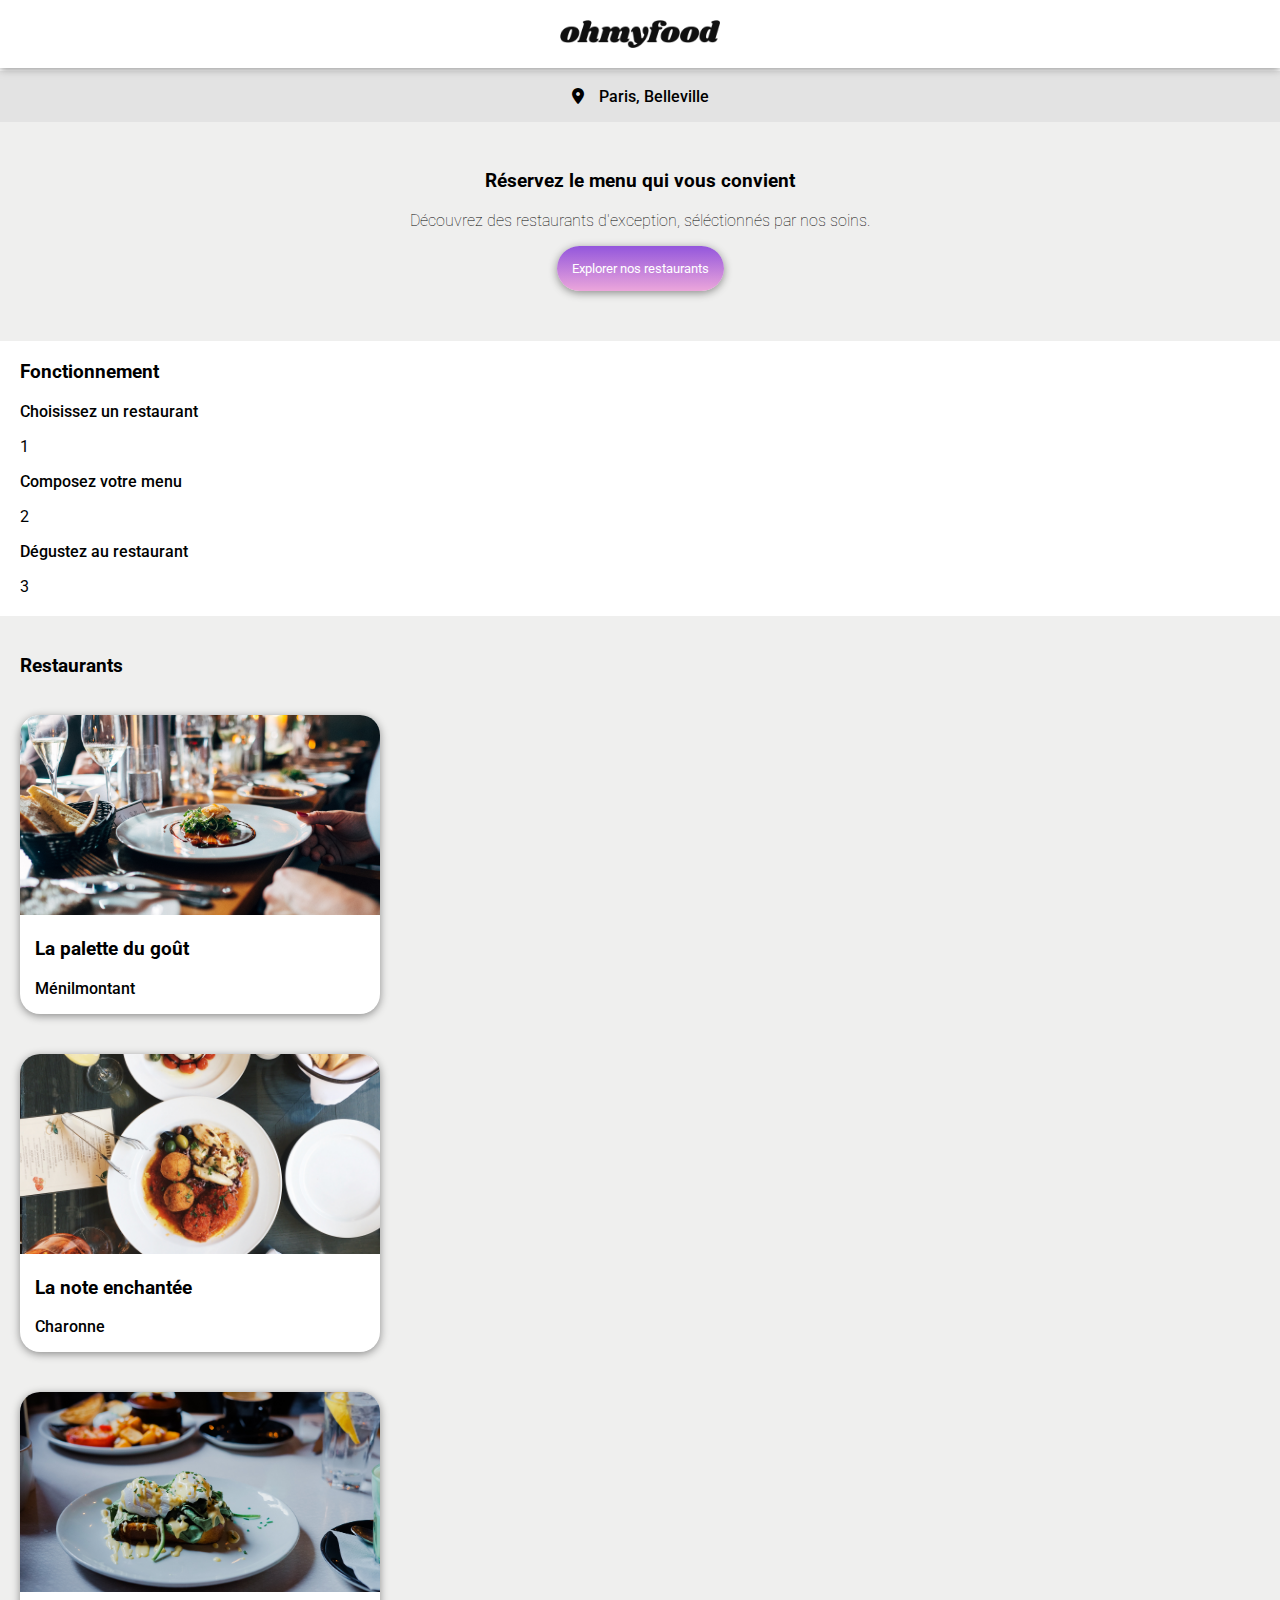
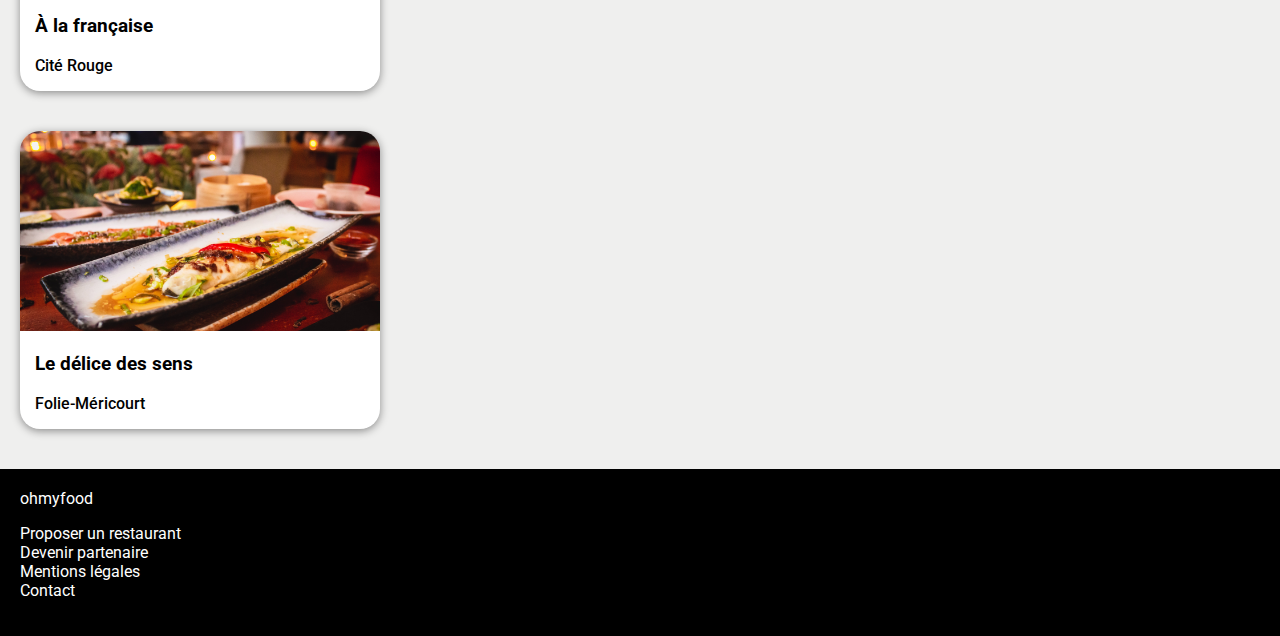
<file: Ohmyfood/index.html>
<!DOCTYPE html>

<html lang="fr">

<head>

    <meta charset="UTF-8">

    <meta name="viewport" content="width=device-width, initial-scale=1.0">
    <meta name="description"
        content="Précommande de menus en ligne pour l'optimisation du temps d'attente dans un restaurant !">

    <title>Ohmyfood</title>

    <link rel="stylesheet" href="styles/style.css"> <!--ligne temporaire-->
    <link rel="stylesheet" href="https://cdnjs.cloudflare.com/ajax/libs/font-awesome/6.1.1/css/all.min.css">
    <link rel="preconnect" href="https://fonts.googleapis.com">
    <link rel="preconnect" href="https://fonts.gstatic.com" crossorigin>
    <link href="https://fonts.googleapis.com/css2?family=Shrikhand&display=swap" rel="stylesheet">
    <link href="https://fonts.googleapis.com/css2?family=Roboto:wght@300;400;500&display=swap" rel="stylesheet">



</head>

<body class="marge-auto-body">

    <!-- Header -->

    <header class="centrage M20">
        <!--insertion fleche retour, voir si logo ou h1 préférable? (h1 et h2 résérvés logo et titre)-->
        <img class="logo-image" src="images/logo/ohmyfood.png" alt="Logo Ohmyfood">
    </header>

    <!-- fin Header -->

    <!-- Main -->

    <main>
        <!--situation a rajouter icone situation google-->
        <div class="situ-menu">
            <i class="fa-solid fa-location-dot margefa"></i><!--rajouter image avec css ou scss-fa solid-->
            <p>Paris, Belleville</p>

        </div>

        <!-- menu exploration-->
        <section class="aligne-centre bloc-explore">
            <h3>Réservez le menu qui vous convient</h3>
            <p class="message-pub">Découvrez des restaurants d'exception, séléctionnés par nos soins.</p>
            <div>
                <button class="bouton-explore">Explorer nos restaurants</button>
            </div>

        </section>
        <!---->
        <section class="marge-peri20">
            <h3>Fonctionnement</h3>
            <div>
                <p>Choisissez un restaurant</p>
                <div>1</div>
            </div>
            <div>
                <p>Composez votre menu</p>
                <div>2</div>
            </div>
            <div>
                <p>Dégustez au restaurant</p>
                <div>3</div>
            </div>
        </section>

        <section class="carte-back-color">

            <!-- badges des restaurants-->


            <h3>Restaurants</h3>


            <div class="carte-placement">


                <a class="carte-contenu" href="pages/LaPaletteDuGout.html">
                    <article>
                        <img class="img" src="images/restaurants/lapalettedugout.jpg"
                            alt="Tranches de saumon grillées, sous roquette et feuilleté doré">
                    </article>
                    <div class="carte-article">
                        <h3>La palette du goût<span> <!-- rajouter 1.2.3 avec class pour numero devant --> </span></h3>
                        <p>Ménilmontant</p>
                    </div>
                </a>


                <a class="carte-contenu" href="pages/LaNoteEnchantee.html">
                    <article>
                        <img class="img" src="images/restaurants/lanoteenchantee.jpg"
                            alt="plusieurs assietes avec tomates/mozzarella, un plat en sauce tres appettissant, du pain, des flutes et divers boissons">
                    </article>
                    <div class="carte-article">
                        <h3>La note enchantée<span><!-- rajouter 1.2.3 avec class pour numero devant --></span></h3>
                        <p>Charonne</p>
                    </div>
                </a>


                <a class="carte-contenu" href="pages/ALaFrancaise.html">
                    <article>
                        <img class="img" src="images/restaurants/alafrancaise.jpg"
                            alt="Oeufs mollets sur lit d'epinard frais et feuilleté">
                    </article>
                    <div class="carte-article">
                        <h3>À la française<span><!-- rajouter 1.2.3 avec class pour numero devant --></span></h3>
                        <p>Cité Rouge</p>
                    </div>
                </a>


                <a class="carte-contenu" href="pages/LeDeliceDesSens.html">
                    <article>
                        <img class="img" src="images/restaurants/ledelicedessens.jpg"
                            alt="ecumeux de poisson doré sur son lit de legumes frais sauté au saké">
                    </article>
                    <div class="carte-article">
                        <h3>Le délice des sens<span></span></h3>
                        <p>Folie-Méricourt</p>

                    </div>
                </a>


            </div>
        </section>
    </main>

    <!-- fin Main -->

    <!-- Footer -->

    <footer class="footer-mf1">
        <a>ohmyfood</a>
        <ul class="footer-liste footer-mf">
            <li>
                <a href="#">Proposer un restaurant</a> <!--logo couverts à ajouter-->
            </li>
            <li>
                <a href="#">Devenir partenaire</a> <!--logo poignee de main à ajouter-->
            </li>
            <li>
                <a href="#">Mentions légales</a>
            </li>
            <li>
                <a href="mailto:adresse@serveur.com">Contact</a>
            </li>
        </ul>
    </footer>

</body>

</html>
</file>
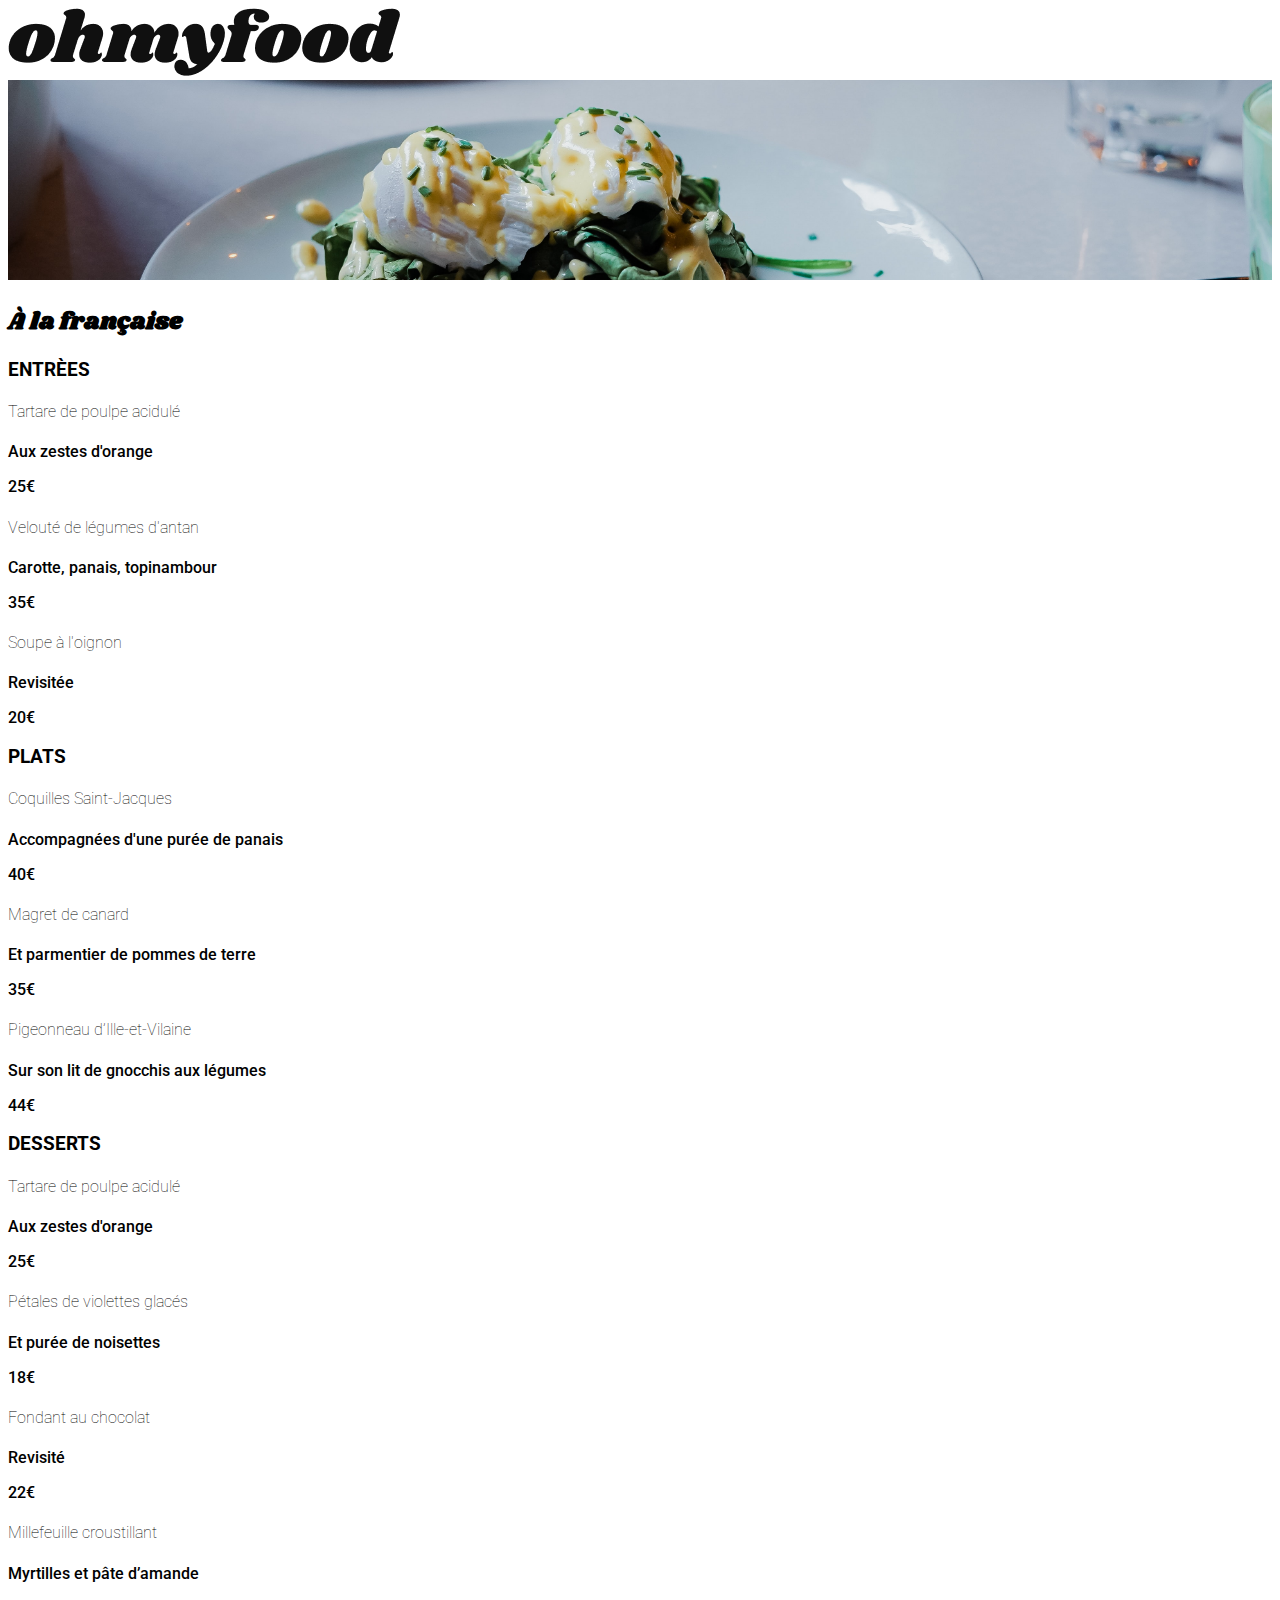
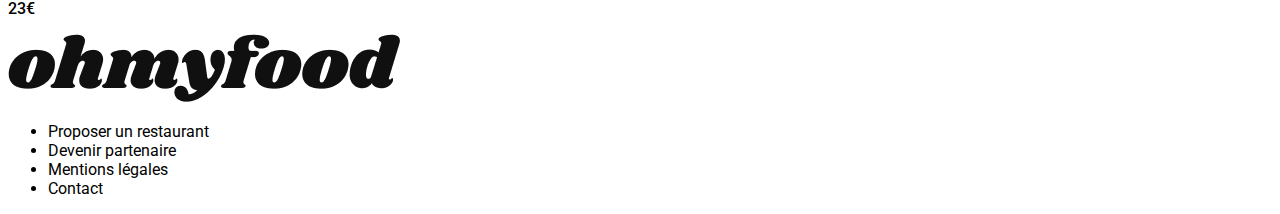
<file: Ohmyfood/pages/ALaFrancaise.html>
<!DOCTYPE html>

<html lang="fr">
    <head>

        <meta charset="UTF-8">
            
        <meta name="viewport" content="width=device-width, initial-scale=1.0">
        <meta name="description" content="Précommande de menus en ligne pour l'optimisation du temps d'attente dans un restaurant !">

        <title>Ohmyfood-ALF</title>

        <link rel="stylesheet" href="../styles/style.css"> <!--ligne temporaire-->
        <link rel="stylesheet" href="https://cdnjs.cloudflare.com/ajax/libs/font-awesome/6.1.1/css/all.min.css">
        <link rel="preconnect" href="https://fonts.googleapis.com">
        <link rel="preconnect" href="https://fonts.gstatic.com" crossorigin>
        <link href="https://fonts.googleapis.com/css2?family=Shrikhand&display=swap" rel="stylesheet">
        <link href="https://fonts.googleapis.com/css2?family=Roboto:wght@300;400;500&display=swap" rel="stylesheet">
    
    </head>

    <body>

        <header>
            <!--insertion fleche retour, voir si logo ou h1 préférable? (h1 résérvé)-->
            <img src="../images/logo/ohmyfood.png" alt="Logo Ohmyfood">
           
        </header>

        <main>
            <img class="img" src="../images/restaurants/alafrancaise.jpg">

            <section>
                <h2>À la française</h2>

                <div>
                    <h3>ENTRÈES</h3>

                    <div>
                        <h4>Tartare de poulpe acidulé</h4>
                        <p>Aux zestes d'orange</p>
                        <p>25€</p>
                    </div>

                    <div>
                        <h4>Velouté de légumes d'antan</h4>
                        <p>Carotte, panais, topinambour</p>
                        <p>35€</p>
                    </div>

                    <div>
                        <h4>Soupe à l'oignon</h4>
                        <p>Revisitée</p>
                        <p>20€</p>
                    </div>    
                </div>

                <div>
                    <h3>PLATS</h3>

                    <div>
                        <h4>Coquilles Saint-Jacques</h4>
                        <p>Accompagnées d'une purée de panais</p>
                        <p>40€</p>
                    </div>

                    <div>
                        <h4>Magret de canard</h4>
                        <p>Et parmentier de pommes de terre</p>
                        <p>35€</p>
                    </div>

                    <div>
                        <h4>Pigeonneau d’Ille-et-Vilaine</h4>
                        <p>Sur son lit de gnocchis aux légumes</p>
                        <p>44€</p>
                    </div>    
                </div>

                <div>
                    <h3>DESSERTS</h3>

                    <div>
                        <h4>Tartare de poulpe acidulé</h4>
                        <p>Aux zestes d'orange</p>
                        <p>25€</p>
                    </div>

                    <div>
                        <h4>Pétales de violettes glacés</h4>
                        <p>Et purée de noisettes</p>
                        <p>18€</p>
                    </div>

                    <div>
                        <h4>Fondant au chocolat</h4>
                        <p>Revisité</p>
                        <p>22€</p>
                    </div>  
                    
                    <div>
                        <h4>Millefeuille croustillant</h4>
                        <p>Myrtilles et pâte d’amande</p>
                        <p>23€</p>
                    </div>  
                </div>


            </section>


        </main>

        <footer>
            <img src="../images/logo/ohmyfood.png" alt="Logo Ohmyfood">
            <ul>
                <li>
                    <a href="#">Proposer un restaurant</a> <!--logo couverts à ajouter-->
                </li>
                <li>
                    <a href="#">Devenir partenaire</a> <!--logo poignee de main à ajouter-->
                </li>
                <li>
                    <a href="#">Mentions légales</a>
                </li>
                <li>
                    <a href="mailto:adresse@serveur.com">Contact</a>
                </li>
            </ul>
        </footer>


    </body>
</html>
</file>
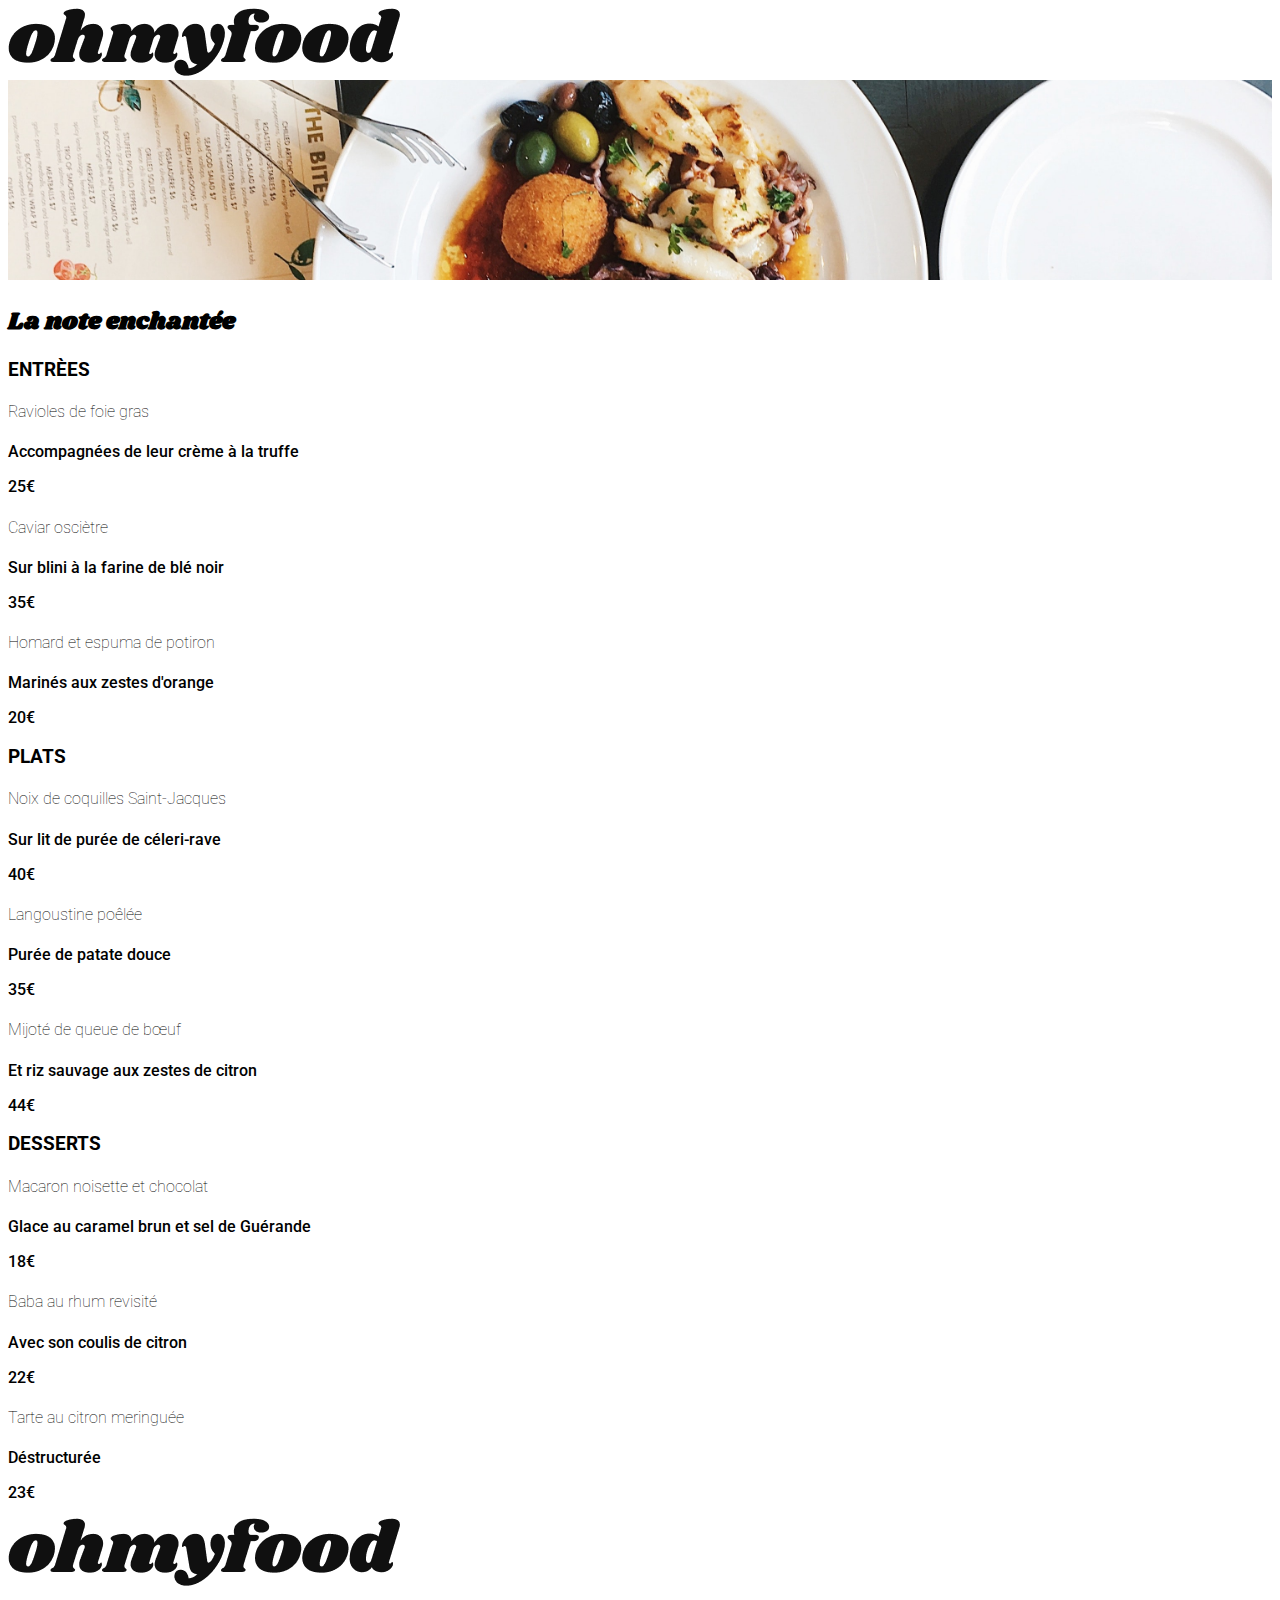
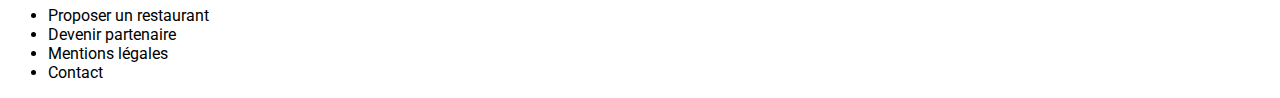
<file: Ohmyfood/pages/LaNoteEnchantee.html>
<!DOCTYPE html>
<html lang="fr">
    <head>

        <meta charset="UTF-8">
            
        <meta name="viewport" content="width=device-width, initial-scale=1.0">
        <meta name="description" content="Précommande de menus en ligne pour l'optimisation du temps d'attente dans un restaurant !">

        <title>Ohmyfood-LNE</title>

        <link rel="stylesheet" href="../styles/style.css"> <!--ligne temporaire-->
        <link rel="stylesheet" href="https://cdnjs.cloudflare.com/ajax/libs/font-awesome/6.1.1/css/all.min.css">
        <link rel="preconnect" href="https://fonts.googleapis.com">
        <link rel="preconnect" href="https://fonts.gstatic.com" crossorigin>
        <link href="https://fonts.googleapis.com/css2?family=Shrikhand&display=swap" rel="stylesheet">
        <link href="https://fonts.googleapis.com/css2?family=Roboto:wght@300;400;500&display=swap" rel="stylesheet">
    
    </head>

    <body>

        <header>
            <!--insertion fleche retour, voir si logo ou h1 préférable? (h1 résérvé)-->
            <img src="../images/logo/ohmyfood.png" alt="Logo Ohmyfood">
           
        </header>

        <main>
            <img class="img" src="../images/restaurants/lanoteenchantee.jpg">

            <section>
                <h2>La note enchantée</h2>

                <div>
                    <h3>ENTRÈES</h3>

                    <div>
                        <h4>Ravioles de foie gras</h4>
                        <p>Accompagnées de leur crème à la truffe</p>
                        <p>25€</p>
                    </div>

                    <div>
                        <h4>Caviar osciètre</h4>
                        <p>Sur blini à la farine de blé noir</p>
                        <p>35€</p>
                    </div>

                    <div>
                        <h4>Homard et espuma de potiron</h4>
                        <p>Marinés aux zestes d'orange</p>
                        <p>20€</p>
                    </div>    
                </div>

                <div>
                    <h3>PLATS</h3>

                    <div>
                        <h4>Noix de coquilles Saint-Jacques</h4>
                        <p>Sur lit de purée de céleri-rave</p>
                        <p>40€</p>
                    </div>

                    <div>
                        <h4>Langoustine poêlée</h4>
                        <p>Purée de patate douce</p>
                        <p>35€</p>
                    </div>

                    <div>
                        <h4>Mijoté de queue de bœuf</h4>
                        <p>Et riz sauvage aux zestes de citron</p>
                        <p>44€</p>
                    </div>    
                </div>

                <div>
                    <h3>DESSERTS</h3>

                    <div>
                        <h4>Macaron noisette et chocolat</h4>
                        <p>Glace au caramel brun et sel de Guérande</p>
                        <p>18€</p>
                    </div>

                    <div>
                        <h4>Baba au rhum revisité </h4>
                        <p>Avec son coulis de citron</p>
                        <p>22€</p>
                    </div>

                    <div>
                        <h4>Tarte au citron meringuée</h4>
                        <p>Déstructurée</p>
                        <p>23€</p>
                    </div>  
                    
                </div>

            </section>
        </main>

        <footer>
            <img src="../images/logo/ohmyfood.png" alt="Logo Ohmyfood">
            <ul>
                <li>
                    <a href="#">Proposer un restaurant</a> <!--logo couverts à ajouter-->
                </li>
                <li>
                    <a href="#">Devenir partenaire</a> <!--logo poignee de main à ajouter-->
                </li>
                <li>
                    <a href="#">Mentions légales</a>
                </li>
                <li>
                    <a href="mailto:adresse@serveur.com">Contact</a>
                </li>
            </ul>
        </footer>
    </body>
</html>
</file>
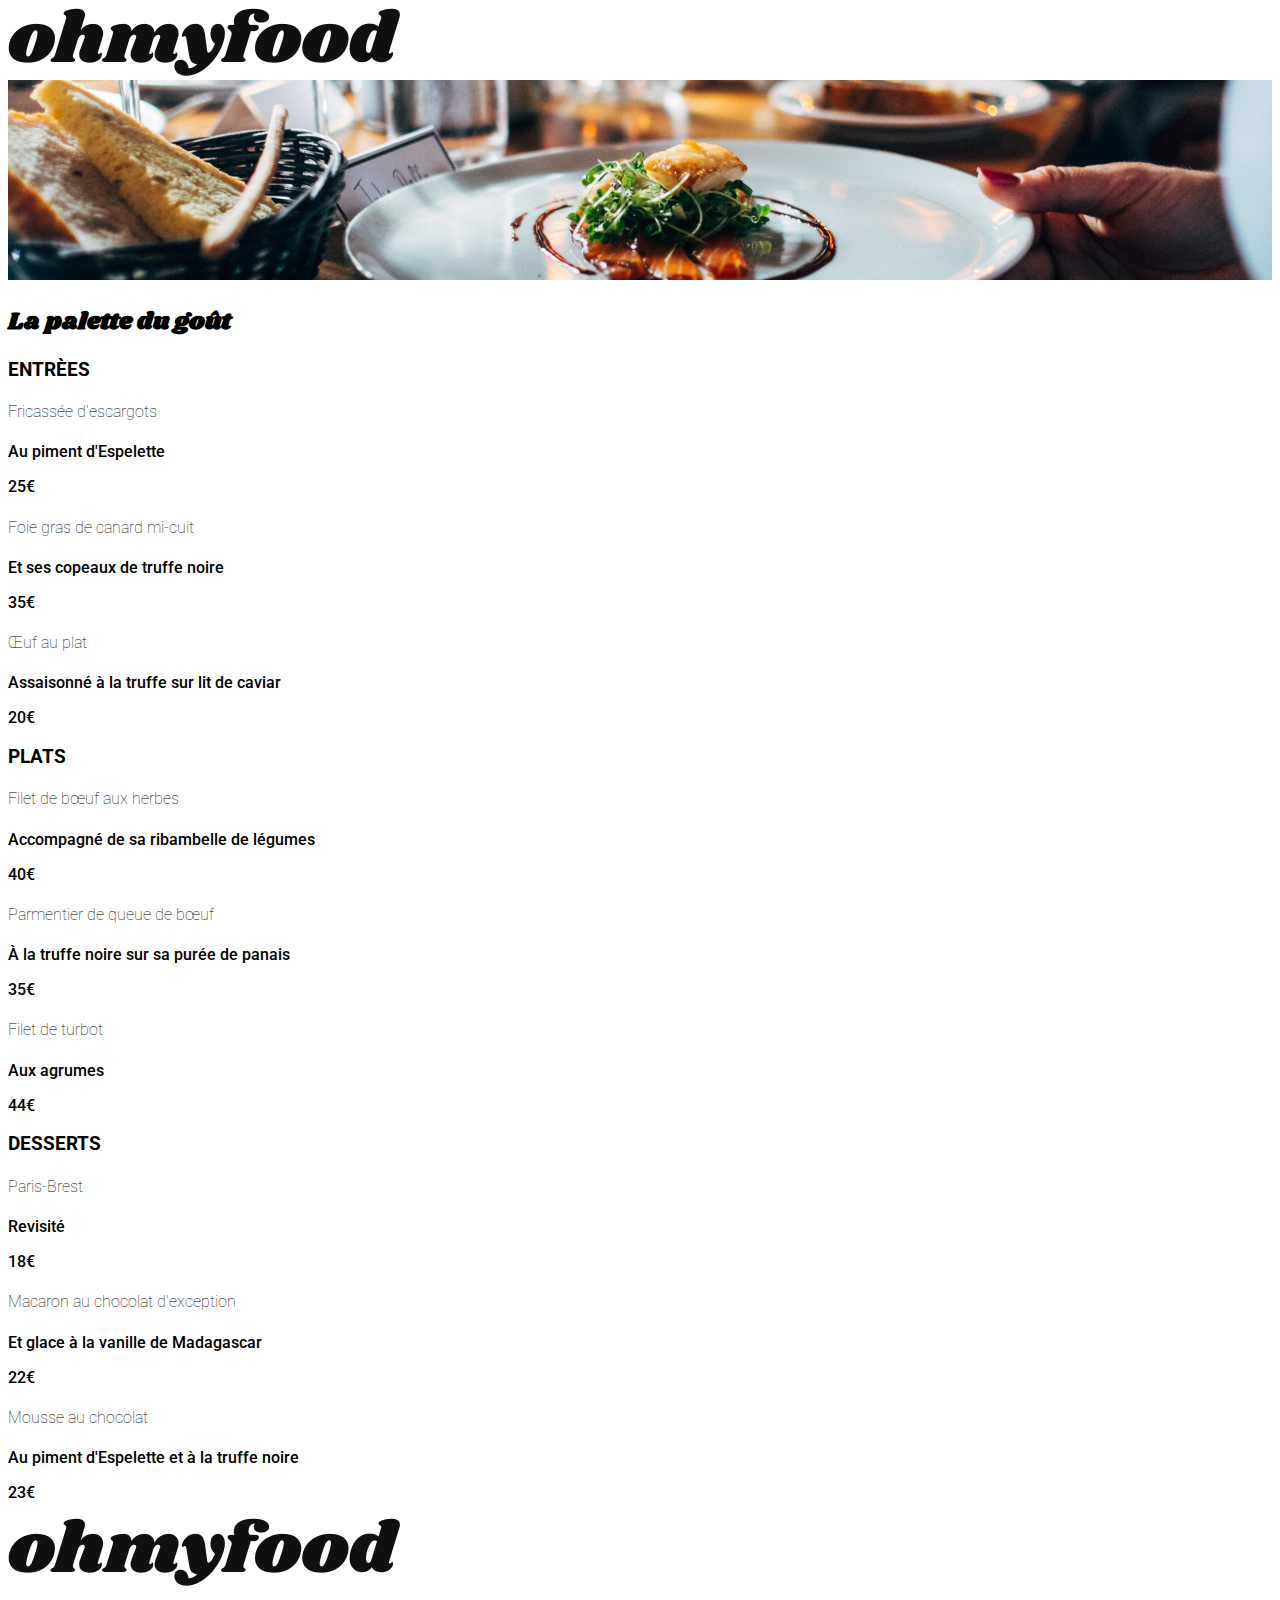
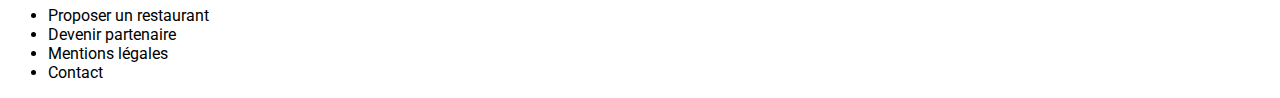
<file: Ohmyfood/pages/LaPaletteDuGout.html>
<!DOCTYPE html>
<html lang="fr">
    <head>

        <meta charset="UTF-8">
            
        <meta name="viewport" content="width=device-width, initial-scale=1.0">
        <meta name="description" content="Précommande de menus en ligne pour l'optimisation du temps d'attente dans un restaurant !">

        <title>Ohmyfood-LPDG</title>

        <link rel="stylesheet" href="../styles/style.css"> <!--ligne temporaire-->
        <link rel="stylesheet" href="https://cdnjs.cloudflare.com/ajax/libs/font-awesome/6.1.1/css/all.min.css">
        <link rel="preconnect" href="https://fonts.googleapis.com">
        <link rel="preconnect" href="https://fonts.gstatic.com" crossorigin>
        <link href="https://fonts.googleapis.com/css2?family=Shrikhand&display=swap" rel="stylesheet">
        <link href="https://fonts.googleapis.com/css2?family=Roboto:wght@300;400;500&display=swap" rel="stylesheet">

    </head>

    <body>

        <header>
            <!--insertion fleche retour, voir si logo ou h1 préférable? (h1 résérvé)-->
            <img src="../images/logo/ohmyfood.png" alt="Logo Ohmyfood">
           
        </header>

        <main>
            <img class="img" src="../images/restaurants/lapalettedugout.jpg">

            <section>
                <h2>La palette du goût</h2>

                <div>
                    <h3>ENTRÈES</h3>

                    <div>
                        <h4>Fricassée d'escargots</h4>
                        <p>Au piment d'Espelette </p>
                        <p>25€</p>
                    </div>

                    <div>
                        <h4>Foie gras de canard mi-cuit</h4>
                        <p>Et ses copeaux de truffe noire</p>
                        <p>35€</p>
                    </div>

                    <div>
                        <h4>Œuf au plat</h4>
                        <p>Assaisonné à la truffe sur lit de caviar</p>
                        <p>20€</p>
                    </div>    
                </div>

                <div>
                    <h3>PLATS</h3>

                    <div>
                        <h4>Filet de bœuf aux herbes</h4>
                        <p>Accompagné de sa ribambelle de légumes</p>
                        <p>40€</p>
                    </div>

                    <div>
                        <h4>Parmentier de queue de bœuf</h4>
                        <p>À la truffe noire sur sa purée de panais</p>
                        <p>35€</p>
                    </div>

                    <div>
                        <h4>Filet de turbot</h4>
                        <p>Aux agrumes</p>
                        <p>44€</p>
                    </div>    
                </div>

                <div>
                    <h3>DESSERTS</h3>

                    <div>
                        <h4>Paris-Brest</h4>
                        <p>Revisité</p>
                        <p>18€</p>
                    </div>

                    <div>
                        <h4>Macaron au chocolat d'exception</h4>
                        <p>Et glace à la vanille de Madagascar</p>
                        <p>22€</p>
                    </div>

                    <div>
                        <h4>Mousse au chocolat</h4>
                        <p>Au piment d'Espelette et à la truffe noire</p>
                        <p>23€</p>
                    </div>  
                     
                </div>


            </section>
        </main>


        <footer>
            <img src="../images/logo/ohmyfood.png" alt="Logo Ohmyfood">
            <ul>
                <li>
                    <a href="#">Proposer un restaurant</a> <!--logo couverts à ajouter-->
                </li>
                <li>
                    <a href="#">Devenir partenaire</a> <!--logo poignee de main à ajouter-->
                </li>
                <li>
                    <a href="#">Mentions légales</a>
                </li>
                <li>
                    <a href="mailto:adresse@serveur.com">Contact</a>
                </li>
            </ul>
        </footer>


    </body>
</html>
</file>
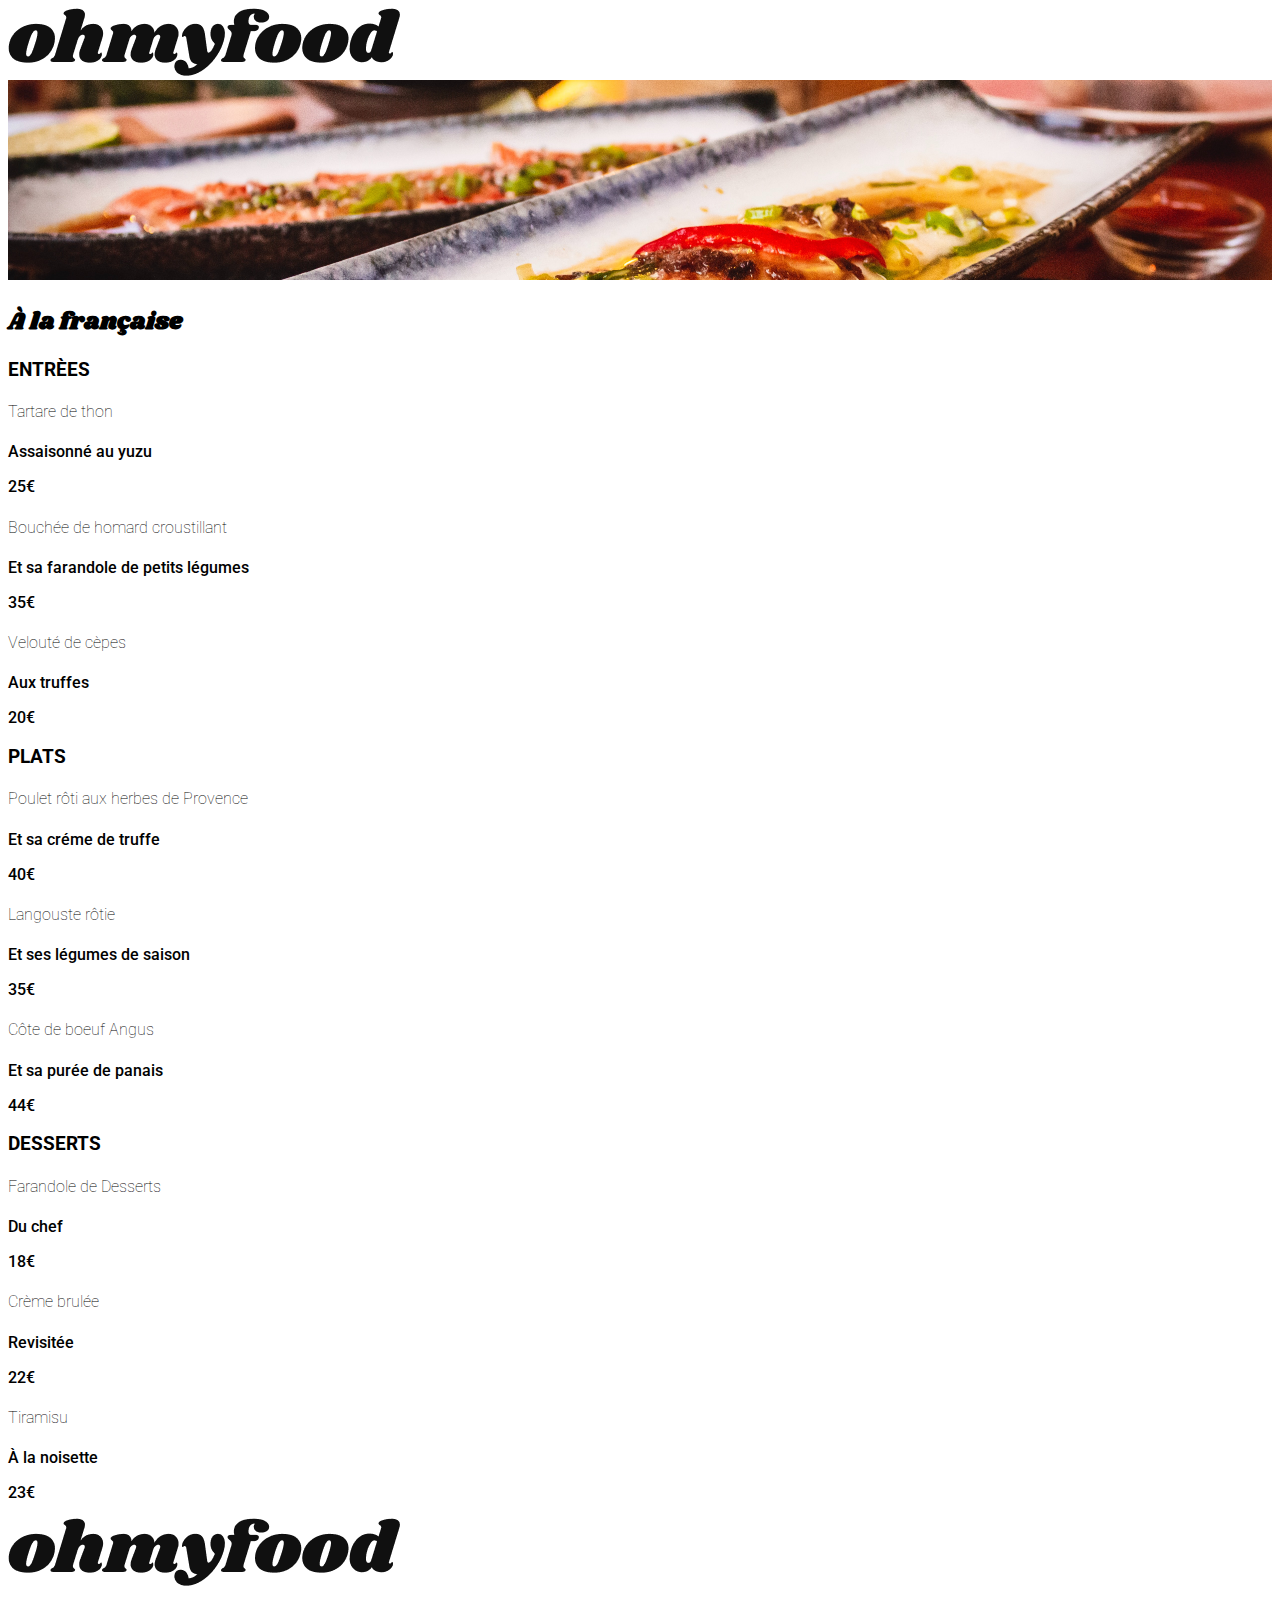
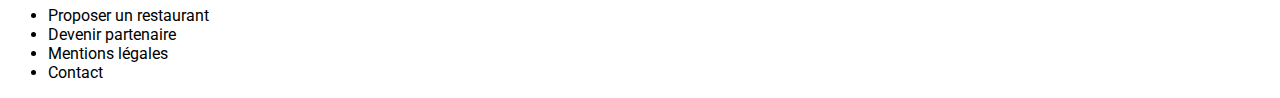
<file: Ohmyfood/pages/LeDeliceDesSens.html>
<!DOCTYPE html>
<html lang="fr">
    <head>

        <meta charset="UTF-8">
            
        <meta name="viewport" content="width=device-width, initial-scale=1.0">
        <meta name="description" content="Précommande de menus en ligne pour l'optimisation du temps d'attente dans un restaurant !">

        <title>Ohmyfood-LDDS</title>

        <link rel="stylesheet" href="../styles/style.css"> <!--ligne temporaire-->
        <link rel="stylesheet" href="https://cdnjs.cloudflare.com/ajax/libs/font-awesome/6.1.1/css/all.min.css">
        <link rel="preconnect" href="https://fonts.googleapis.com">
        <link rel="preconnect" href="https://fonts.gstatic.com" crossorigin>
        <link href="https://fonts.googleapis.com/css2?family=Shrikhand&display=swap" rel="stylesheet">
        <link href="https://fonts.googleapis.com/css2?family=Roboto:wght@300;400;500&display=swap" rel="stylesheet">
    
    </head>

    <body>

        <header>
            <!--insertion fleche retour, voir si logo ou h1 préférable? (h1 résérvé)-->
            <img src="../images/logo/ohmyfood.png" alt="Logo Ohmyfood">
           
        </header>

        <main>
            <img class="img" src="../images/restaurants/ledelicedessens.jpg">

            <section>
                <h2>À la française</h2>

                <div>
                    <h3>ENTRÈES</h3>

                    <div>
                        <h4>Tartare de thon</h4>
                        <p>Assaisonné au yuzu</p>
                        <p>25€</p>
                    </div>

                    <div>
                        <h4>Bouchée de homard croustillant</h4>
                        <p>Et sa farandole de petits légumes</p>
                        <p>35€</p>
                    </div>

                    <div>
                        <h4>Velouté de cèpes</h4>
                        <p>Aux truffes</p>
                        <p>20€</p>
                    </div>    
                </div>

                <div>
                    <h3>PLATS</h3>

                    <div>
                        <h4>Poulet rôti aux herbes de Provence</h4>
                        <p>Et sa créme de truffe</p>
                        <p>40€</p>
                    </div>

                    <div>
                        <h4>Langouste rôtie</h4>
                        <p>Et ses légumes de saison</p>
                        <p>35€</p>
                    </div>

                    <div>
                        <h4>Côte de boeuf Angus</h4>
                        <p>Et sa purée de panais</p>
                        <p>44€</p>
                    </div>    
                </div>

                <div>
                    <h3>DESSERTS</h3>

                    <div>
                        <h4>Farandole de Desserts</h4>
                        <p>Du chef</p>
                        <p>18€</p>
                    </div>

                    <div>
                        <h4>Crème brulée</h4>
                        <p>Revisitée</p>
                        <p>22€</p>
                    </div>

                    <div>
                        <h4>Tiramisu</h4>
                        <p>À la noisette</p>
                        <p>23€</p>
                    </div>  
                      
                </div>

            </section>
        </main>

        <footer>
            <img src="../images/logo/ohmyfood.png" alt="Logo Ohmyfood">
            <ul>
                <li>
                    <a href="#">Proposer un restaurant</a> <!--logo couverts à ajouter-->
                </li>
                <li>
                    <a href="#">Devenir partenaire</a> <!--logo poignee de main à ajouter-->
                </li>
                <li>
                    <a href="#">Mentions légales</a>
                </li>
                <li>
                    <a href="mailto:adresse@serveur.com">Contact</a>
                </li>
            </ul>
        </footer>


    </body>
</html>
</file>
<file: Ohmyfood/styles/style.css>
/**section temporaire**/
* {
    font-family: Roboto;
}

.marge-auto-body {
    margin: 0px;
}

h2 {
    font-family: Shrikhand;
}

h4 {
    font-weight: lighter;
}

p {
    font-weight: 500;
}

a {
    text-decoration: none;
    color: inherit;
}

.img {
    width: 100%;
    height: 200px;
    object-fit: cover;
}

.logo {
    width: 100%;
}

.M20 {
    padding-bottom: 20px;
    padding-top: 20px;
    box-shadow: 0 2px 8px rgba(0, 0, 0, .421);
    margin-bottom: 3px;
}

.marge-peri20 {
    margin: 20px;
}


.logo-image {
    width: 160px;
}

.centrage {
    display: grid;
    justify-items: center;
}

.margefa {
    padding-right: 15px;
}

.aligne-centre {
    text-align: center;
}

.message-pub {
    font-weight: lighter;
}

.bouton-explore {
    background: linear-gradient(#9356DC, #eca6db);
    color: white;
    border-radius: 30px;
    border: none;
    text-align: center;
    text-decoration: none;
    display: inline-block;
    cursor: pointer;
    padding: 15px;
    box-shadow: 0 2px 8px rgba(0, 0, 0, .421);
}

.bloc-explore {
    padding-bottom: 50px;
    padding-top: 30px;
    background-color: #6662591a;
}

/** cartes du menu general **/
.situ-menu {
    background-color: #c0c0c070;
    display: flex;
    justify-content: center;
    align-items: center;
}



.carte-image {
    width: 100%;
    height: 100%;
    height: 136px;
    border-top-left-radius: 20px;
    border-top-right-radius: 20px;
}

.carte-placement {
    display: flex;
    flex-direction: column;
    flex-wrap: wrap;
    justify-content: space-around;
}


.carte-back-color {
    background-color: #6662591a;
    padding: 20px;
}

.carte-contenu {
    background-color: white;
    width: 100%;
    max-width: 360px;
    border-radius: 20px;
    overflow: hidden;
    margin: 20px 0;
    color: #000;
    box-shadow: 0 2px 8px rgba(0, 0, 0, .421);
}

.carte-article {
    padding-left: 15px;
    text-decoration: none;
}

/** couleurs site

    #9356DC  violet
    #003A68  bleu foncé
    #89C8FA  bleu ciel
    #008766  vert foncé
    #99E2D0  vert clair

    fonts:  roboto    - texte
            Shrikhand - titrage
**/

.footer-liste {
    list-style-type: none;
}

.footer-mf1 {
    background-color: black;
    color: white;
    padding: 20px;
}

.footer-mf {
    padding: initial;

}

/**section temporaire**/
</file>
